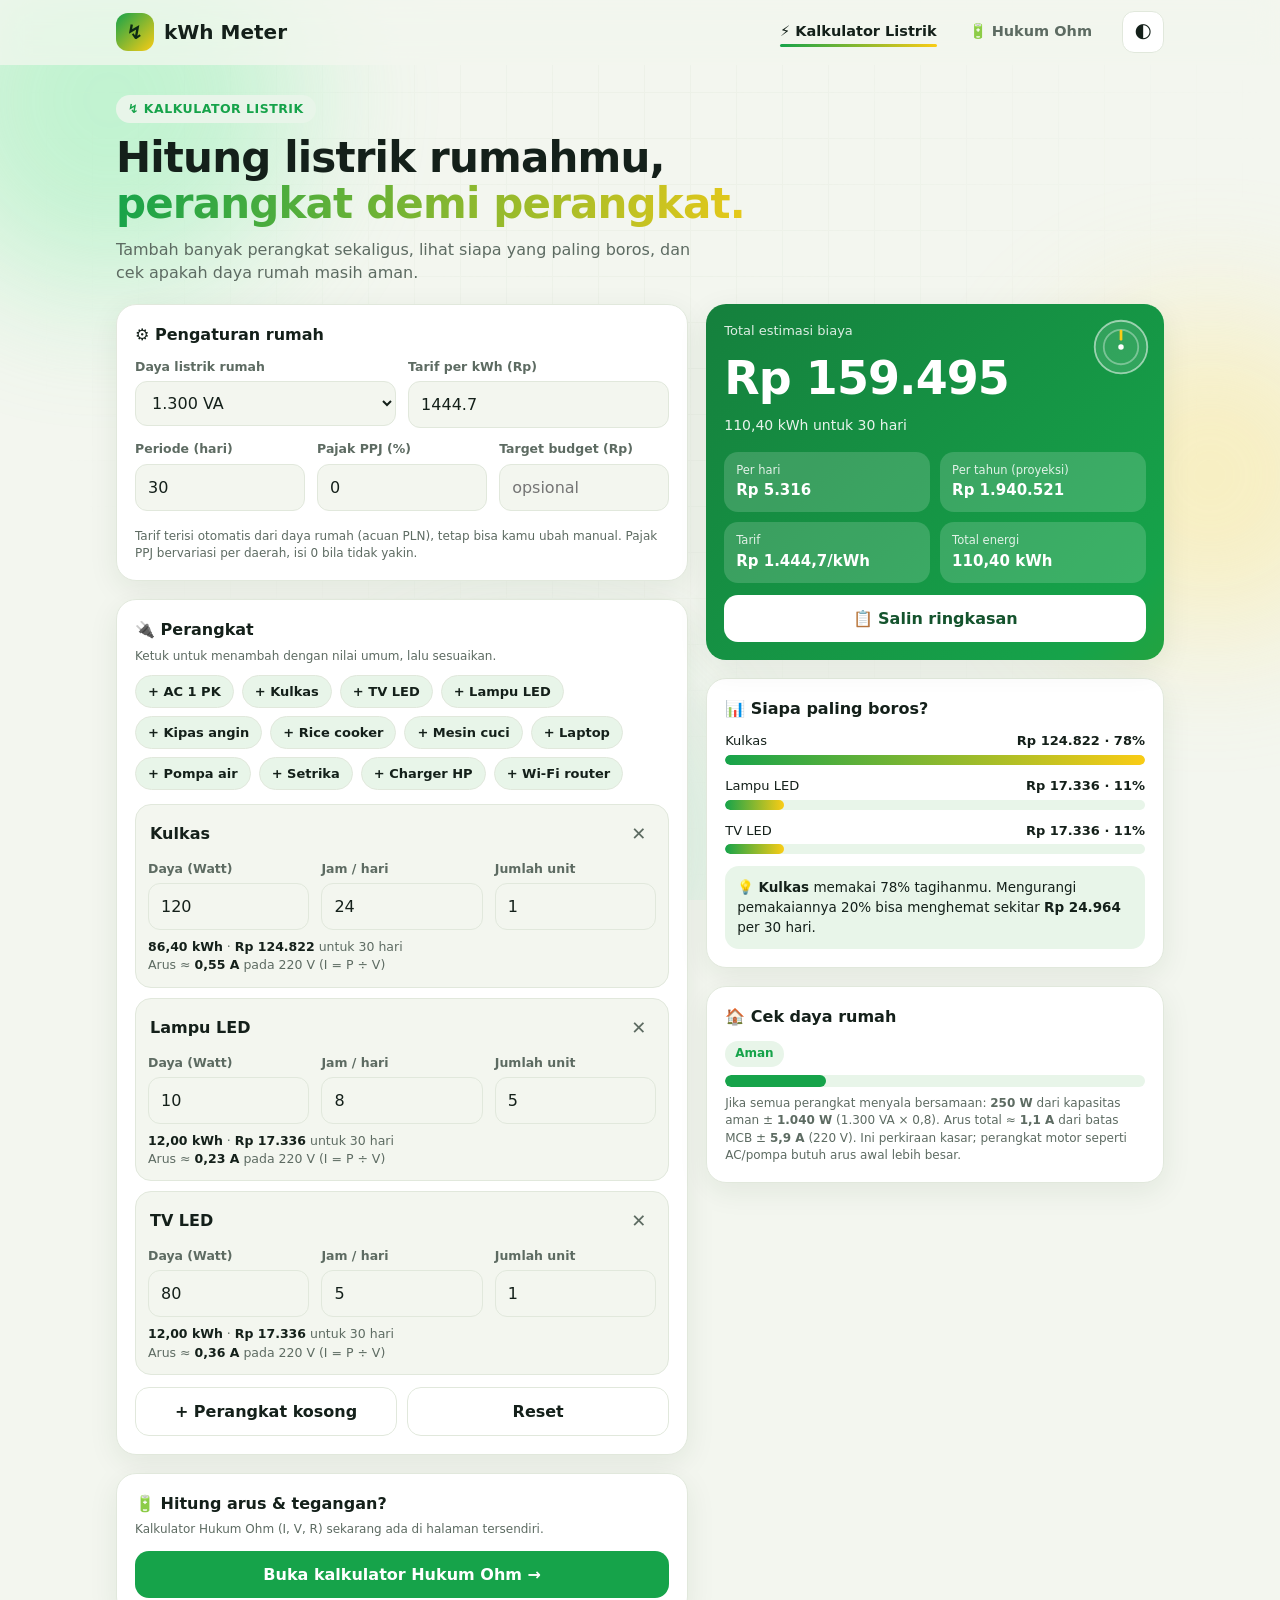
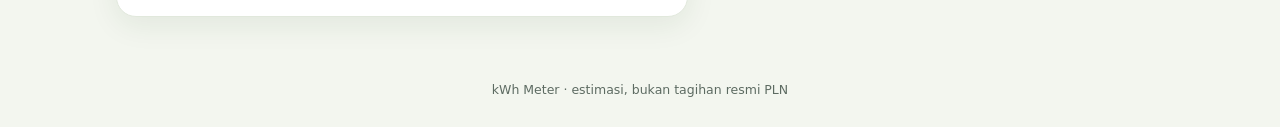
<file: index.html>
<!DOCTYPE html>
<html lang="id">

<head>
    <meta charset="UTF-8">
    <meta name="viewport" content="width=device-width, initial-scale=1, viewport-fit=cover">
    <meta name="theme-color" content="#16a34a">
    <title>kWh Meter — Kalkulator Listrik</title>
    <script>try { var t = localStorage.getItem("kwh-theme"); if (t) document.documentElement.dataset.theme = t; } catch (e) { }</script>
    <link rel="stylesheet" href="css/style.css">
</head>

<body>
    <div class="bg" aria-hidden="true">
        <span class="blob"></span><span class="blob"></span><span class="blob"></span>
        <span class="dot"></span><span class="dot"></span><span class="dot"></span>
        <span class="dot"></span><span class="dot"></span><span class="dot"></span>
    </div>

    <header class="nav">
        <div class="nav-in">
            <a class="logo" href="index.html"><i>↯</i> kWh Meter</a>
            <nav class="menu" id="menu" aria-label="Navigasi utama">
                <a href="index.html" class="active" aria-current="page">⚡ Kalkulator Listrik</a>
                <a href="ohm.html">🔋 Hukum Ohm</a>
            </nav>
            <div class="nav-actions">
                <button class="icon-btn" id="theme" aria-label="Ganti tema"><span>🌓</span></button>
                <button class="icon-btn burger" id="burger" aria-label="Buka menu" aria-expanded="false"
                    aria-controls="menu"><i></i></button>
            </div>
        </div>
    </header>
    <div class="scrim" id="scrim"></div>

    <main class="wrap">
        <div class="hero">
            <span class="eyebrow">↯ Kalkulator listrik</span>
            <h1>Hitung listrik rumahmu, <em>perangkat demi perangkat.</em></h1>
            <p>Tambah banyak perangkat sekaligus, lihat siapa yang paling boros, dan cek apakah daya rumah masih aman.
            </p>
        </div>

        <div class="grid">
            <div>
                <div class="card">
                    <h2>⚙️ Pengaturan rumah</h2>
                    <div class="row2">
                        <div class="field">
                            <label for="va">Daya listrik rumah</label>
                            <select id="va"></select>
                        </div>
                        <div class="field">
                            <label for="tarif">Tarif per kWh (Rp)</label>
                            <input id="tarif" type="number" inputmode="decimal" min="0">
                        </div>
                    </div>
                    <div class="row3">
                        <div class="field">
                            <label for="hari">Periode (hari)</label>
                            <input id="hari" type="number" inputmode="numeric" min="1" value="30">
                        </div>
                        <div class="field">
                            <label for="ppj">Pajak PPJ (%)</label>
                            <input id="ppj" type="number" inputmode="decimal" min="0" value="0">
                        </div>
                        <div class="field">
                            <label for="budget">Target budget (Rp)</label>
                            <input id="budget" type="number" inputmode="numeric" min="0" placeholder="opsional">
                        </div>
                    </div>
                    <p class="hint">Tarif terisi otomatis dari daya rumah (acuan PLN), tetap bisa kamu ubah manual.
                        Pajak PPJ bervariasi per daerah, isi 0 bila tidak yakin.</p>
                </div>

                <div class="card">
                    <h2>🔌 Perangkat</h2>
                    <p class="hint" style="margin:-6px 0 10px">Ketuk untuk menambah dengan nilai umum, lalu sesuaikan.
                    </p>
                    <div class="chips" id="chips"></div>
                    <div id="list"></div>
                    <div class="btns">
                        <button class="btn btn-ghost" id="addBlank">+ Perangkat kosong</button>
                        <button class="btn btn-ghost" id="reset">Reset</button>
                    </div>
                </div>

                <div class="card">
                    <h2>🔋 Hitung arus &amp; tegangan?</h2>
                    <p class="hint" style="margin:-6px 0 12px">Kalkulator Hukum Ohm (I, V, R) sekarang ada di halaman
                        tersendiri.</p>
                    <div class="btns"><a class="btn btn-primary" href="ohm.html"
                            style="text-align:center;text-decoration:none">Buka kalkulator Hukum Ohm →</a></div>
                </div>
            </div>

            <div>
                <div class="card total" id="totalCard">
                    <svg class="dial" id="dial" viewBox="0 0 64 64" aria-hidden="true">
                        <circle cx="32" cy="32" r="29" fill="rgba(255,255,255,.12)" stroke="rgba(255,255,255,.55)"
                            stroke-width="2" />
                        <g class="disc">
                            <circle cx="32" cy="32" r="19" fill="none" stroke="rgba(255,255,255,.35)"
                                stroke-width="2" />
                            <rect x="30.5" y="13" width="3" height="12" rx="1.5" fill="#facc15" />
                        </g>
                        <circle cx="32" cy="32" r="3" fill="#fff" />
                    </svg>
                    <div class="lbl">Total estimasi biaya</div>
                    <div class="big" id="cost">Rp 0</div>
                    <div class="sub" id="sub">0 kWh untuk 30 hari</div>
                    <div class="stats">
                        <div class="stat"><span>Per hari</span><b id="perDay">-</b></div>
                        <div class="stat"><span>Per tahun (proyeksi)</span><b id="perYear">-</b></div>
                        <div class="stat"><span>Tarif</span><b id="rate">-</b></div>
                        <div class="stat"><span>Total energi</span><b id="token">-</b></div>
                    </div>
                    <div class="btns"><button class="btn" id="copy" style="background:#fff;color:#14532d">📋 Salin
                            ringkasan</button></div>
                </div>

                <div class="card" id="budgetCard" hidden>
                    <h2>🎯 Target budget</h2>
                    <div id="budgetInfo"></div>
                </div>

                <div class="card">
                    <h2>📊 Siapa paling boros?</h2>
                    <div id="bars"></div>
                    <div class="tip" id="tip" style="margin-top:6px"></div>
                </div>

                <div class="card">
                    <h2>🏠 Cek daya rumah</h2>
                    <div id="cap"></div>
                </div>
            </div>
        </div>
    </main>
    <p class="foot">kWh Meter · estimasi, bukan tagihan resmi PLN</p>
    <div class="toast" id="toast" role="status"></div>

    <script src="js/common.js"></script>
    <script src="js/main.js"></script>
</body>

</html>
</file>
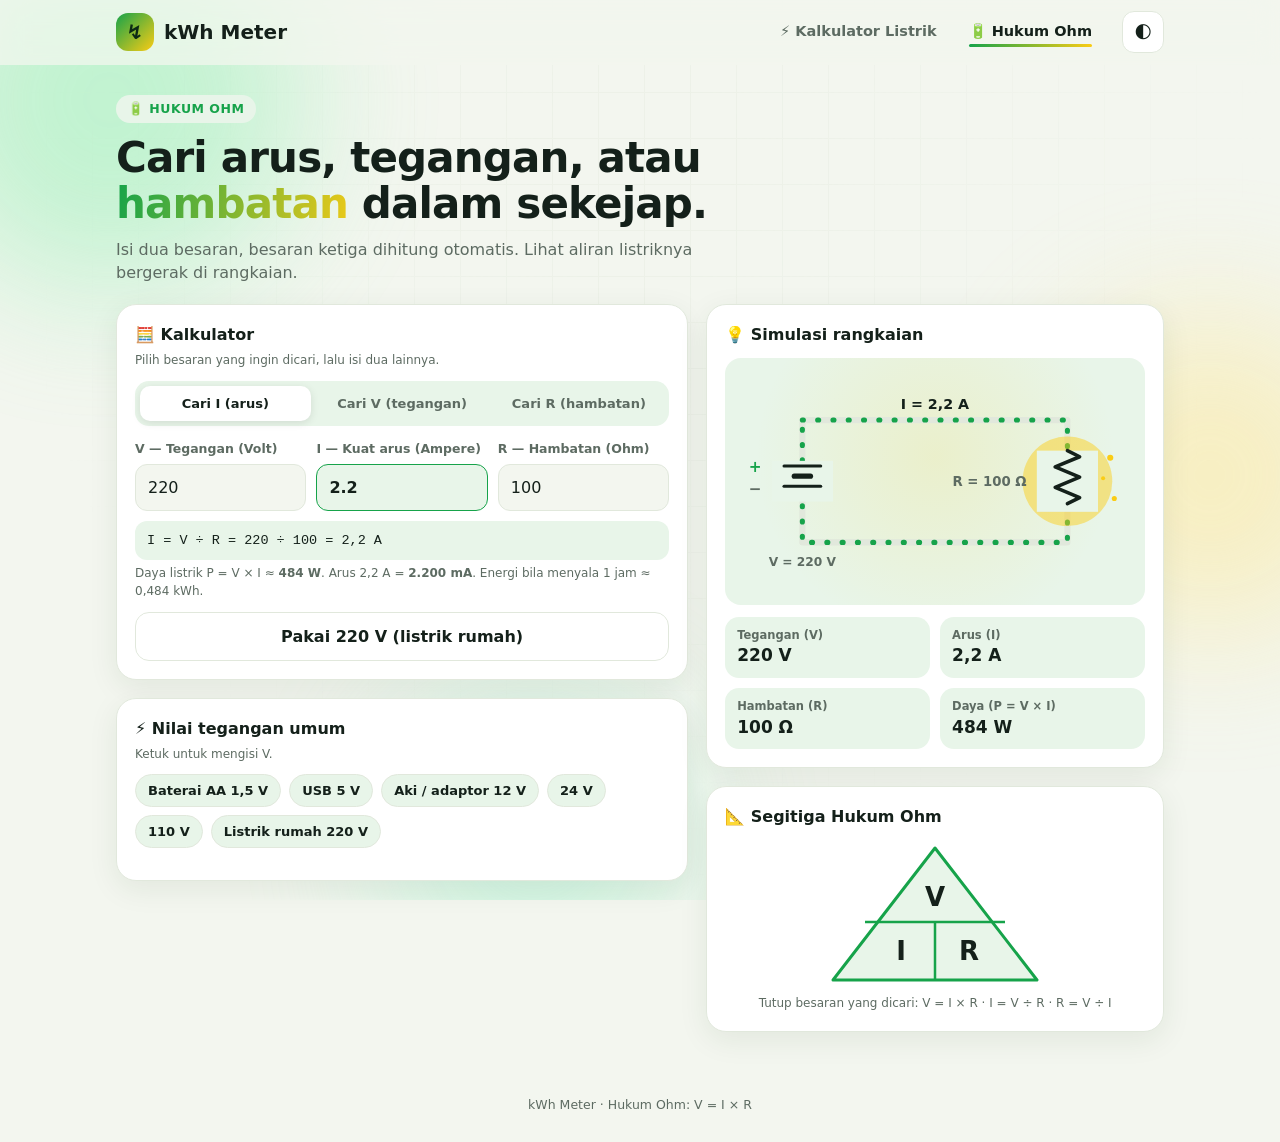
<file: ohm.html>
<!DOCTYPE html>
<html lang="id">

<head>
    <meta charset="UTF-8">
    <meta name="viewport" content="width=device-width, initial-scale=1, viewport-fit=cover">
    <meta name="theme-color" content="#16a34a">
    <title>Hukum Ohm — Hitung Arus, Tegangan &amp; Hambatan</title>
    <script>try { var t = localStorage.getItem("kwh-theme"); if (t) document.documentElement.dataset.theme = t; } catch (e) { }</script>
    <link rel="stylesheet" href="css/style.css">
</head>

<body>
    <div class="bg" aria-hidden="true">
        <span class="blob"></span><span class="blob"></span><span class="blob"></span>
        <span class="dot"></span><span class="dot"></span><span class="dot"></span>
        <span class="dot"></span><span class="dot"></span><span class="dot"></span>
    </div>

    <header class="nav">
        <div class="nav-in">
            <a class="logo" href="index.html"><i>↯</i> kWh Meter</a>
            <nav class="menu" id="menu" aria-label="Navigasi utama">
                <a href="index.html">⚡ Kalkulator Listrik</a>
                <a href="ohm.html" class="active" aria-current="page">🔋 Hukum Ohm</a>
            </nav>
            <div class="nav-actions">
                <button class="icon-btn" id="theme" aria-label="Ganti tema"><span>🌓</span></button>
                <button class="icon-btn burger" id="burger" aria-label="Buka menu" aria-expanded="false"
                    aria-controls="menu"><i></i></button>
            </div>
        </div>
    </header>
    <div class="scrim" id="scrim"></div>

    <main class="wrap">
        <div class="hero">
            <span class="eyebrow">🔋 Hukum Ohm</span>
            <h1>Cari arus, tegangan, atau <em>hambatan</em> dalam sekejap.</h1>
            <p>Isi dua besaran, besaran ketiga dihitung otomatis. Lihat aliran listriknya bergerak di rangkaian.</p>
        </div>

        <div class="grid">
            <div>
                <div class="card">
                    <h2>🧮 Kalkulator</h2>
                    <p class="hint" style="margin:-6px 0 12px">Pilih besaran yang ingin dicari, lalu isi dua lainnya.
                    </p>
                    <div class="seg" id="ohmSeg">
                        <button data-m="I" class="on">Cari I (arus)</button>
                        <button data-m="V">Cari V (tegangan)</button>
                        <button data-m="R">Cari R (hambatan)</button>
                    </div>
                    <div class="ohm-grid">
                        <div><label for="oV">V — Tegangan (Volt)</label><input id="oV" type="number" inputmode="decimal"
                                min="0" value="220"></div>
                        <div><label for="oI">I — Kuat arus (Ampere)</label><input id="oI" type="number"
                                inputmode="decimal" min="0"></div>
                        <div><label for="oR">R — Hambatan (Ohm)</label><input id="oR" type="number" inputmode="decimal"
                                min="0" value="100"></div>
                    </div>
                    <div class="formula" id="ohmFormula"></div>
                    <p class="hint" id="ohmExtra"></p>
                    <div class="btns">
                        <button class="btn btn-ghost" id="ohm220">Pakai 220 V (listrik rumah)</button>
                    </div>
                </div>

                <div class="card">
                    <h2>⚡ Nilai tegangan umum</h2>
                    <p class="hint" style="margin:-6px 0 10px">Ketuk untuk mengisi V.</p>
                    <div class="chips" id="vChips">
                        <button class="chip" data-v="1.5">Baterai AA 1,5 V</button>
                        <button class="chip" data-v="5">USB 5 V</button>
                        <button class="chip" data-v="12">Aki / adaptor 12 V</button>
                        <button class="chip" data-v="24">24 V</button>
                        <button class="chip" data-v="110">110 V</button>
                        <button class="chip" data-v="220">Listrik rumah 220 V</button>
                    </div>
                </div>
            </div>

            <div>
                <div class="card" id="stageCard">
                    <h2>💡 Simulasi rangkaian</h2>
                    <div class="stage">
                        <svg class="circuit" id="circuit" viewBox="0 0 400 230" role="img"
                            aria-label="Rangkaian listrik animasi: sumber tegangan dan hambatan">
                            <path d="M70 55 H330 V175 H70 Z" fill="none" stroke="var(--line)" stroke-width="6"
                                stroke-linejoin="round" />
                            <path class="flow" d="M70 55 H330 V175 H70 Z" fill="none" stroke="var(--brand)"
                                stroke-width="5" stroke-linecap="round" stroke-dasharray="1 14" />
                            <!-- baterai -->
                            <rect x="40" y="95" width="60" height="40" fill="var(--soft)" />
                            <line x1="52" y1="100" x2="88" y2="100" stroke="var(--ink)" stroke-width="3"
                                stroke-linecap="round" />
                            <line x1="62" y1="110" x2="78" y2="110" stroke="var(--ink)" stroke-width="5"
                                stroke-linecap="round" />
                            <line x1="52" y1="120" x2="88" y2="120" stroke="var(--ink)" stroke-width="3"
                                stroke-linecap="round" />
                            <text x="30" y="106" text-anchor="end" font-size="15" font-weight="800"
                                fill="var(--brand)">+</text>
                            <text x="30" y="128" text-anchor="end" font-size="15" font-weight="800"
                                fill="var(--muted)">−</text>
                            <text x="70" y="198" text-anchor="middle" font-size="12" font-weight="800"
                                fill="var(--muted)" id="cirV">V</text>
                            <!-- hambatan -->
                            <circle class="glow" cx="330" cy="115" r="44" fill="var(--brand2)" />
                            <rect x="300" y="85" width="60" height="60" fill="var(--soft)" />
                            <path d="M330 85 l12 6 -24 10 24 10 -24 10 24 10 -12 6" fill="none" stroke="var(--ink)"
                                stroke-width="3.5" stroke-linejoin="round" stroke-linecap="round" />
                            <text x="290" y="120" text-anchor="end" font-size="13" font-weight="800" fill="var(--muted)"
                                id="cirR">R</text>
                            <!-- percikan -->
                            <circle class="spark" cx="372" cy="92" r="3" fill="var(--brand2)" />
                            <circle class="spark" cx="376" cy="132" r="2.5" fill="var(--brand2)" />
                            <circle class="spark" cx="365" cy="112" r="2" fill="var(--brand2)" />
                            <text x="200" y="44" text-anchor="middle" font-size="14" font-weight="800" fill="var(--ink)"
                                id="cirI">I</text>
                        </svg>
                    </div>
                    <div class="results">
                        <div class="res"><span>Tegangan (V)</span><b id="rV">-</b></div>
                        <div class="res"><span>Arus (I)</span><b id="rI">-</b></div>
                        <div class="res"><span>Hambatan (R)</span><b id="rR">-</b></div>
                        <div class="res"><span>Daya (P = V × I)</span><b id="rP">-</b></div>
                    </div>
                </div>

                <div class="card">
                    <h2>📐 Segitiga Hukum Ohm</h2>
                    <svg class="tri" viewBox="0 0 220 150" aria-label="Segitiga Hukum Ohm">
                        <path d="M110 8 L212 140 H8 Z" fill="var(--soft)" stroke="var(--brand)" stroke-width="3"
                            stroke-linejoin="round" />
                        <line x1="40" y1="82" x2="180" y2="82" stroke="var(--brand)" stroke-width="2.5" />
                        <line x1="110" y1="82" x2="110" y2="140" stroke="var(--brand)" stroke-width="2.5" />
                        <text x="110" y="66" text-anchor="middle" font-size="26" font-weight="800"
                            fill="var(--ink)">V</text>
                        <text x="76" y="120" text-anchor="middle" font-size="26" font-weight="800"
                            fill="var(--ink)">I</text>
                        <text x="144" y="120" text-anchor="middle" font-size="26" font-weight="800"
                            fill="var(--ink)">R</text>
                    </svg>
                    <p class="hint" style="text-align:center">Tutup besaran yang dicari: V = I × R · I = V ÷ R ·
                        R = V ÷ I</p>
                </div>
            </div>
        </div>
    </main>
    <p class="foot">kWh Meter · Hukum Ohm: V = I × R</p>
    <div class="toast" id="toast" role="status"></div>

    <script src="js/common.js"></script>
    <script src="js/ohm.js"></script>
</body>

</html>
</file>
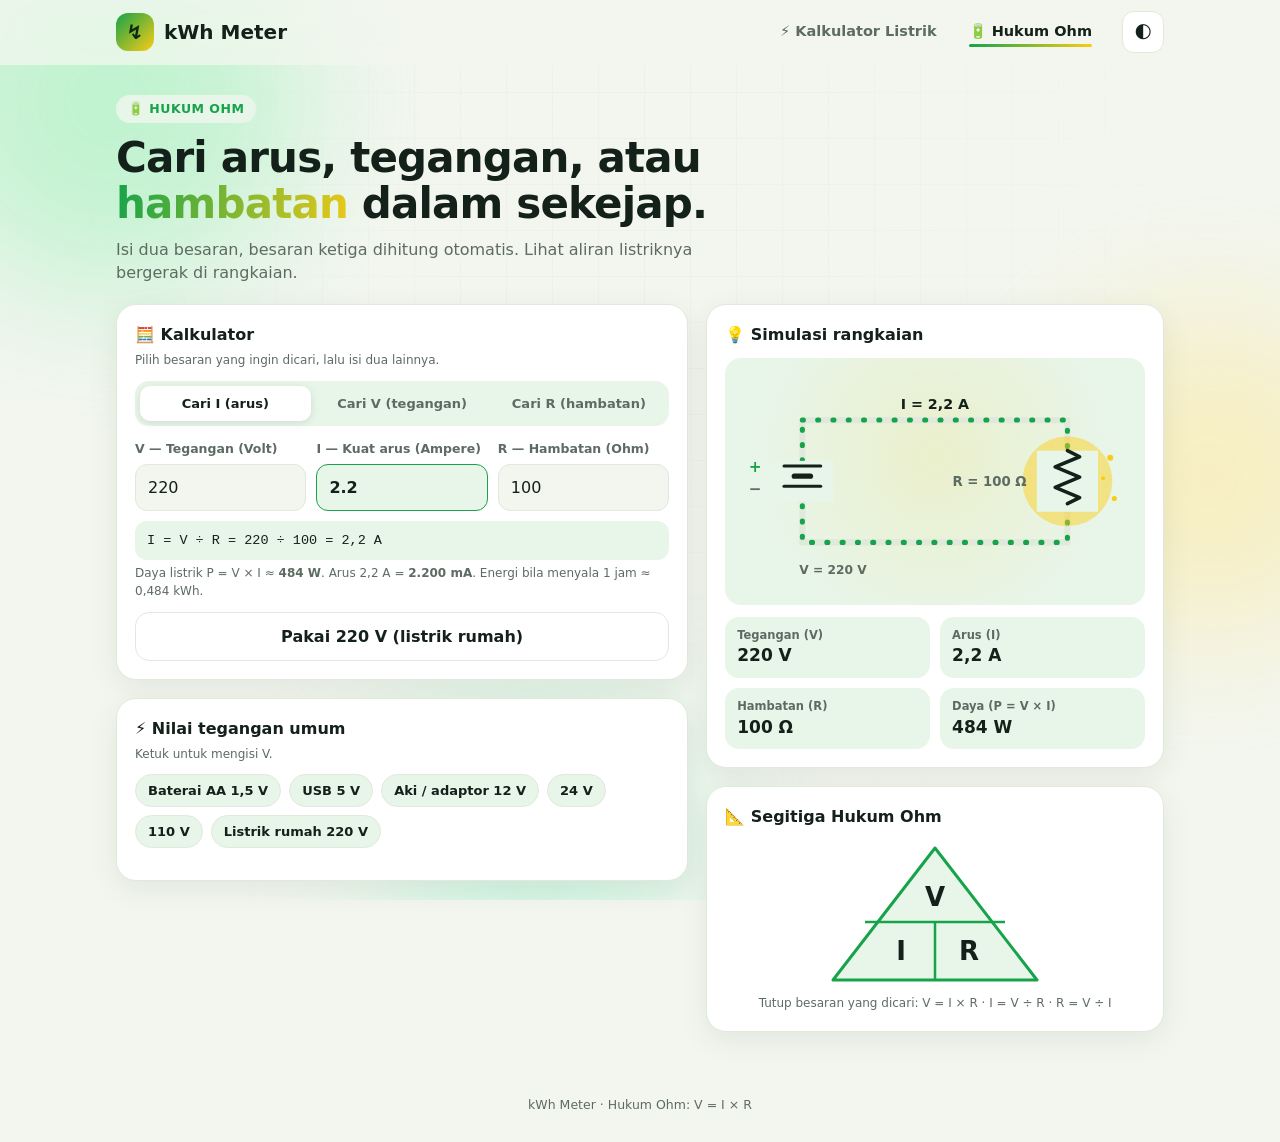
<file: website ipas/Ohm.html>
<!DOCTYPE html>
<html lang="id">

<head>
    <meta charset="UTF-8">
    <meta name="viewport" content="width=device-width, initial-scale=1, viewport-fit=cover">
    <meta name="theme-color" content="#16a34a">
    <title>Hukum Ohm — Hitung Arus, Tegangan &amp; Hambatan</title>
    <link rel="stylesheet" href="css/style.css">
</head>

<body>
    <div class="bg" aria-hidden="true">
        <span class="blob"></span><span class="blob"></span><span class="blob"></span>
        <span class="dot"></span><span class="dot"></span><span class="dot"></span>
        <span class="dot"></span><span class="dot"></span><span class="dot"></span>
    </div>

    <header class="nav">
        <div class="nav-in">
            <a class="logo" href="index.html"><i>↯</i> kWh Meter</a>
            <nav class="menu" id="menu" aria-label="Navigasi utama">
                <a href="index.html">⚡ Kalkulator Listrik</a>
                <a href="ohm.html" class="active" aria-current="page">🔋 Hukum Ohm</a>
            </nav>
            <div class="nav-actions">
                <button class="icon-btn" id="theme" aria-label="Ganti tema"><span>🌓</span></button>
                <button class="icon-btn burger" id="burger" aria-label="Buka menu" aria-expanded="false"
                    aria-controls="menu"><i></i></button>
            </div>
        </div>
    </header>
    <div class="scrim" id="scrim"></div>

    <main class="wrap">
        <div class="hero">
            <span class="eyebrow">🔋 Hukum Ohm</span>
            <h1>Cari arus, tegangan, atau <em>hambatan</em> dalam sekejap.</h1>
            <p>Isi dua besaran, besaran ketiga dihitung otomatis. Lihat aliran listriknya bergerak di rangkaian.</p>
        </div>

        <div class="grid">
            <div>
                <div class="card">
                    <h2>🧮 Kalkulator</h2>
                    <p class="hint" style="margin:-6px 0 12px">Pilih besaran yang ingin dicari, lalu isi dua lainnya.
                    </p>
                    <div class="seg" id="ohmSeg">
                        <button data-m="I" class="on">Cari I (arus)</button>
                        <button data-m="V">Cari V (tegangan)</button>
                        <button data-m="R">Cari R (hambatan)</button>
                    </div>
                    <div class="ohm-grid">
                        <div><label for="oV">V — Tegangan (Volt)</label><input id="oV" type="number"
                                inputmode="decimal" min="0" value="220"></div>
                        <div><label for="oI">I — Kuat arus (Ampere)</label><input id="oI" type="number"
                                inputmode="decimal" min="0"></div>
                        <div><label for="oR">R — Hambatan (Ohm)</label><input id="oR" type="number"
                                inputmode="decimal" min="0" value="100"></div>
                    </div>
                    <div class="formula" id="ohmFormula"></div>
                    <p class="hint" id="ohmExtra"></p>
                    <div class="btns">
                        <button class="btn btn-ghost" id="ohm220">Pakai 220 V (listrik rumah)</button>
                    </div>
                </div>

                <div class="card">
                    <h2>⚡ Nilai tegangan umum</h2>
                    <p class="hint" style="margin:-6px 0 10px">Ketuk untuk mengisi V.</p>
                    <div class="chips" id="vChips">
                        <button class="chip" data-v="1.5">Baterai AA 1,5 V</button>
                        <button class="chip" data-v="5">USB 5 V</button>
                        <button class="chip" data-v="12">Aki / adaptor 12 V</button>
                        <button class="chip" data-v="24">24 V</button>
                        <button class="chip" data-v="110">110 V</button>
                        <button class="chip" data-v="220">Listrik rumah 220 V</button>
                    </div>
                </div>
            </div>

            <div>
                <div class="card" id="stageCard">
                    <h2>💡 Simulasi rangkaian</h2>
                    <div class="stage">
                        <svg class="circuit" id="circuit" viewBox="0 0 400 230" role="img"
                            aria-label="Rangkaian listrik animasi: sumber tegangan dan hambatan">
                            <path d="M70 55 H330 V175 H70 Z" fill="none" stroke="var(--line)" stroke-width="6"
                                stroke-linejoin="round" />
                            <path class="flow" d="M70 55 H330 V175 H70 Z" fill="none" stroke="var(--brand)"
                                stroke-width="5" stroke-linecap="round" stroke-dasharray="1 14" />
                            <!-- baterai -->
                            <rect x="40" y="95" width="60" height="40" fill="var(--soft)" />
                            <line x1="52" y1="100" x2="88" y2="100" stroke="var(--ink)" stroke-width="3"
                                stroke-linecap="round" />
                            <line x1="62" y1="110" x2="78" y2="110" stroke="var(--ink)" stroke-width="5"
                                stroke-linecap="round" />
                            <line x1="52" y1="120" x2="88" y2="120" stroke="var(--ink)" stroke-width="3"
                                stroke-linecap="round" />
                            <text x="30" y="106" text-anchor="end" font-size="15" font-weight="800"
                                fill="var(--brand)">+</text>
                            <text x="30" y="128" text-anchor="end" font-size="15" font-weight="800"
                                fill="var(--muted)">−</text>
                            <text x="100" y="206" text-anchor="middle" font-size="12" font-weight="800"
                                fill="var(--muted)" id="cirV">V</text>
                            <!-- hambatan -->
                            <circle class="glow" cx="330" cy="115" r="44" fill="var(--brand2)" />
                            <rect x="300" y="85" width="60" height="60" fill="var(--soft)" />
                            <path d="M330 85 l12 6 -24 10 24 10 -24 10 24 10 -12 6" fill="none" stroke="var(--ink)"
                                stroke-width="3.5" stroke-linejoin="round" stroke-linecap="round" />
                            <text x="290" y="120" text-anchor="end" font-size="13" font-weight="800"
                                fill="var(--muted)" id="cirR">R</text>
                            <!-- percikan -->
                            <circle class="spark" cx="372" cy="92" r="3" fill="var(--brand2)" />
                            <circle class="spark" cx="376" cy="132" r="2.5" fill="var(--brand2)" />
                            <circle class="spark" cx="365" cy="112" r="2" fill="var(--brand2)" />
                            <text x="200" y="44" text-anchor="middle" font-size="14" font-weight="800"
                                fill="var(--ink)" id="cirI">I</text>
                        </svg>
                    </div>
                    <div class="results">
                        <div class="res"><span>Tegangan (V)</span><b id="rV">-</b></div>
                        <div class="res"><span>Arus (I)</span><b id="rI">-</b></div>
                        <div class="res"><span>Hambatan (R)</span><b id="rR">-</b></div>
                        <div class="res"><span>Daya (P = V × I)</span><b id="rP">-</b></div>
                    </div>
                </div>

                <div class="card">
                    <h2>📐 Segitiga Hukum Ohm</h2>
                    <svg class="tri" viewBox="0 0 220 150" aria-label="Segitiga Hukum Ohm">
                        <path d="M110 8 L212 140 H8 Z" fill="var(--soft)" stroke="var(--brand)" stroke-width="3"
                            stroke-linejoin="round" />
                        <line x1="40" y1="82" x2="180" y2="82" stroke="var(--brand)" stroke-width="2.5" />
                        <line x1="110" y1="82" x2="110" y2="140" stroke="var(--brand)" stroke-width="2.5" />
                        <text x="110" y="66" text-anchor="middle" font-size="26" font-weight="800"
                            fill="var(--ink)">V</text>
                        <text x="76" y="120" text-anchor="middle" font-size="26" font-weight="800"
                            fill="var(--ink)">I</text>
                        <text x="144" y="120" text-anchor="middle" font-size="26" font-weight="800"
                            fill="var(--ink)">R</text>
                    </svg>
                    <p class="hint" style="text-align:center">Tutup besaran yang dicari: V = I × R · I = V ÷ R ·
                        R = V ÷ I</p>
                </div>
            </div>
        </div>
    </main>
    <p class="foot">kWh Meter · Hukum Ohm: V = I × R</p>
    <div class="toast" id="toast" role="status"></div>

    <script src="JS/Common.js"></script>
    <script src="JS/Ohm.js"></script>
</body>

</html>
</file>
<file: css/style.css>
/* =========================================================
   kWh Meter — style.css (dipakai index.html & ohm.html)
   ========================================================= */
:root {
    --bg: #f3f6ef;
    --card: #ffffff;
    --ink: #14201a;
    --muted: #5d6b62;
    --line: #e1e8dc;
    --brand: #16a34a;
    --brand2: #facc15;
    --brand-ink: #ffffff;
    --soft: #e8f5e9;
    --warn: #d97706;
    --bad: #dc2626;
    --shadow: 0 8px 30px rgba(20, 60, 30, .08);
    --shadow-lg: 0 18px 44px rgba(20, 60, 30, .16);
    --nav-h: 64px;
    --ease: cubic-bezier(.22, 1, .36, 1);
}

@media (prefers-color-scheme:dark) {
    :root:not([data-theme="light"]) {
        --bg: #0e1511;
        --card: #16201a;
        --ink: #eaf3ec;
        --muted: #93a69a;
        --line: #26352c;
        --brand: #4ade80;
        --brand-ink: #06210f;
        --soft: #1b2c21;
        --shadow: 0 8px 30px rgba(0, 0, 0, .35);
        --shadow-lg: 0 18px 44px rgba(0, 0, 0, .5);
    }
}

:root[data-theme="dark"] {
    --bg: #0e1511;
    --card: #16201a;
    --ink: #eaf3ec;
    --muted: #93a69a;
    --line: #26352c;
    --brand: #4ade80;
    --brand-ink: #06210f;
    --soft: #1b2c21;
    --shadow: 0 8px 30px rgba(0, 0, 0, .35);
    --shadow-lg: 0 18px 44px rgba(0, 0, 0, .5);
}

* {
    box-sizing: border-box;
    margin: 0
}

html {
    scroll-behavior: smooth;
    -webkit-text-size-adjust: 100%
}

body {
    font-family: system-ui, -apple-system, "Segoe UI", Roboto, sans-serif;
    background: var(--bg);
    color: var(--ink);
    line-height: 1.45;
    min-height: 100vh;
    min-height: 100dvh;
    overflow-x: hidden;
    transition: background .35s, color .35s
}

body.lock {
    overflow: hidden
}

a {
    color: inherit
}

button {
    font-family: inherit
}

/* ===== Navbar ===== */
.nav {
    position: sticky;
    top: 0;
    z-index: 50;
    background: color-mix(in srgb, var(--bg) 78%, transparent);
    -webkit-backdrop-filter: blur(14px) saturate(1.4);
    backdrop-filter: blur(14px) saturate(1.4);
    border-bottom: 1px solid transparent;
    transition: border-color .3s, box-shadow .3s
}

.nav.scrolled {
    border-bottom-color: var(--line);
    box-shadow: 0 6px 24px rgba(20, 60, 30, .07)
}

.nav-in {
    max-width: 1080px;
    margin: 0 auto;
    height: var(--nav-h);
    padding: 0 16px;
    display: flex;
    align-items: center;
    gap: 16px
}

.logo {
    display: flex;
    align-items: center;
    gap: 10px;
    font-weight: 800;
    font-size: 20px;
    text-decoration: none;
    margin-right: auto;
    white-space: nowrap
}

.logo i {
    width: 38px;
    height: 38px;
    border-radius: 12px;
    background: linear-gradient(135deg, var(--brand), var(--brand2));
    display: grid;
    place-items: center;
    font-style: normal;
    color: #0b2a14;
    font-size: 20px;
    animation: zap 2.4s ease-in-out infinite
}

.menu {
    display: flex;
    align-items: center;
    gap: 4px
}

.menu a {
    position: relative;
    text-decoration: none;
    font-weight: 700;
    font-size: 14.5px;
    color: var(--muted);
    padding: 9px 14px;
    border-radius: 12px;
    transition: color .2s, background .2s
}

.menu a::after {
    content: "";
    position: absolute;
    left: 14px;
    right: 14px;
    bottom: 5px;
    height: 2.5px;
    border-radius: 3px;
    background: linear-gradient(90deg, var(--brand), var(--brand2));
    transform: scaleX(0);
    transform-origin: left;
    transition: transform .35s var(--ease)
}

.menu a:hover {
    color: var(--ink);
    background: var(--soft)
}

.menu a:hover::after,
.menu a.active::after {
    transform: scaleX(1)
}

.menu a.active {
    color: var(--ink)
}

.nav-actions {
    display: flex;
    align-items: center;
    gap: 8px
}

.icon-btn {
    border: 1px solid var(--line);
    background: var(--card);
    color: var(--ink);
    border-radius: 12px;
    width: 42px;
    height: 42px;
    display: grid;
    place-items: center;
    cursor: pointer;
    font-size: 17px;
    transition: transform .25s var(--ease), border-color .2s, box-shadow .2s
}

.icon-btn:hover {
    border-color: var(--brand);
    box-shadow: 0 4px 14px rgba(22, 163, 74, .2)
}

.icon-btn:active {
    transform: scale(.92)
}

#theme span {
    display: inline-block;
    transition: transform .5s var(--ease)
}

#theme:hover span {
    transform: rotate(200deg)
}

/* Hamburger */
.burger {
    display: none;
    position: relative;
    z-index: 61
}

.burger i,
.burger i::before,
.burger i::after {
    content: "";
    display: block;
    width: 20px;
    height: 2.5px;
    border-radius: 3px;
    background: var(--ink);
    transition: transform .35s var(--ease), background .2s, opacity .2s
}

.burger i {
    position: relative
}

.burger i::before {
    position: absolute;
    top: -6.5px
}

.burger i::after {
    position: absolute;
    top: 6.5px
}

.burger[aria-expanded="true"] i {
    background: transparent
}

.burger[aria-expanded="true"] i::before {
    transform: translateY(6.5px) rotate(45deg)
}

.burger[aria-expanded="true"] i::after {
    transform: translateY(-6.5px) rotate(-45deg)
}

.scrim {
    position: fixed;
    inset: 0;
    z-index: 55;
    background: rgba(6, 20, 12, .5);
    -webkit-backdrop-filter: blur(3px);
    backdrop-filter: blur(3px);
    opacity: 0;
    visibility: hidden;
    transition: opacity .3s, visibility .3s
}

.scrim.show {
    opacity: 1;
    visibility: visible
}

@media(max-width:760px) {

    /* Perbaikan: navbar di atas scrim, dan tanpa backdrop-filter supaya
       .menu (position: fixed) mengacu ke layar, bukan ke navbar 64px */
    .nav {
        z-index: 60;
        background: var(--bg);
        -webkit-backdrop-filter: none;
        backdrop-filter: none
    }

    .burger {
        display: grid
    }

    .menu {
        position: fixed;
        z-index: 60;
        top: 0;
        right: 0;
        bottom: 0;
        width: min(300px, 82vw);
        flex-direction: column;
        align-items: stretch;
        gap: 6px;
        padding: calc(var(--nav-h) + 12px) 16px 24px;
        background: var(--card);
        border-left: 1px solid var(--line);
        box-shadow: var(--shadow-lg);
        transform: translateX(105%);
        visibility: hidden;
        transition: transform .4s var(--ease), visibility .4s
    }

    .menu.open {
        transform: none;
        visibility: visible
    }

    .menu a {
        font-size: 16px;
        padding: 14px 16px;
        background: var(--soft);
        opacity: 0;
        transform: translateX(24px);
        transition: opacity .35s, transform .45s var(--ease), color .2s
    }

    .menu a::after {
        left: 16px;
        right: 16px;
        bottom: 8px
    }

    .menu.open a {
        opacity: 1;
        transform: none
    }

    .menu.open a:nth-child(1) {
        transition-delay: .08s
    }

    .menu.open a:nth-child(2) {
        transition-delay: .14s
    }

    .menu.open a:nth-child(3) {
        transition-delay: .2s
    }
}

/* ===== Layout ===== */
.wrap {
    max-width: 1080px;
    margin: 0 auto;
    padding: 22px 16px 56px
}

.hero {
    padding: 8px 0 20px
}

.hero .eyebrow {
    display: inline-flex;
    align-items: center;
    gap: 6px;
    font-size: 12.5px;
    font-weight: 800;
    letter-spacing: .04em;
    text-transform: uppercase;
    color: var(--brand);
    background: var(--soft);
    padding: 5px 12px;
    border-radius: 99px;
    margin-bottom: 12px
}

.hero h1 {
    font-size: clamp(26px, 5.4vw, 42px);
    line-height: 1.1;
    letter-spacing: -.02em;
    max-width: 680px
}

.hero h1 em {
    font-style: normal;
    background: linear-gradient(100deg, var(--brand), var(--brand2), var(--brand));
    background-size: 220% 100%;
    -webkit-background-clip: text;
    background-clip: text;
    color: transparent;
    animation: gradmove 5s linear infinite
}

.hero p {
    color: var(--muted);
    margin-top: 10px;
    max-width: 580px
}

.grid {
    display: grid;
    grid-template-columns: 1.25fr 1fr;
    gap: 18px;
    align-items: start
}

.grid>div {
    min-width: 0
}

@media(max-width:900px) {
    .grid {
        grid-template-columns: 1fr
    }
}

.card {
    background: var(--card);
    border: 1px solid var(--line);
    border-radius: 20px;
    padding: 18px;
    box-shadow: var(--shadow);
    transition: transform .35s var(--ease), box-shadow .35s, border-color .3s, background .35s
}

.card:hover {
    transform: translateY(-3px);
    box-shadow: var(--shadow-lg);
    border-color: color-mix(in srgb, var(--brand) 35%, var(--line))
}

.card+.card {
    margin-top: 18px
}

h2 {
    font-size: 16px;
    margin-bottom: 12px;
    display: flex;
    align-items: center;
    gap: 8px
}

label {
    display: block;
    font-size: 12.5px;
    font-weight: 600;
    color: var(--muted);
    margin-bottom: 5px
}

input,
select {
    width: 100%;
    padding: 11px 12px;
    border-radius: 12px;
    border: 1.5px solid var(--line);
    background: var(--bg);
    color: var(--ink);
    font: inherit;
    font-size: 16px;
    outline: none;
    transition: border-color .2s, box-shadow .2s, background .2s
}

input:focus,
select:focus {
    border-color: var(--brand);
    box-shadow: 0 0 0 3px color-mix(in srgb, var(--brand) 22%, transparent)
}

.row2 {
    display: grid;
    grid-template-columns: 1fr 1fr;
    gap: 12px
}

.row3 {
    display: grid;
    grid-template-columns: 1fr 1fr 1fr;
    gap: 12px
}

.row2>*,
.row3>* {
    min-width: 0
}

@media(max-width:480px) {
    .row3 {
        grid-template-columns: 1fr 1fr
    }

    .row3>:last-child:nth-child(odd) {
        grid-column: 1/-1
    }

    .card {
        padding: 15px;
        border-radius: 18px
    }
}

@media(max-width:380px) {
    .row2 {
        grid-template-columns: 1fr
    }
}

.field {
    margin-bottom: 12px
}

.hint {
    font-size: 12px;
    color: var(--muted);
    margin-top: 5px
}

.chips {
    display: flex;
    flex-wrap: wrap;
    gap: 8px;
    margin-bottom: 14px
}

.chip {
    border: 1px solid var(--line);
    background: var(--soft);
    color: var(--ink);
    padding: 8px 12px;
    border-radius: 999px;
    font-size: 13px;
    cursor: pointer;
    font-weight: 600;
    transition: transform .2s var(--ease), border-color .2s, background .2s, box-shadow .2s
}

.chip:hover {
    border-color: var(--brand);
    transform: translateY(-2px);
    box-shadow: 0 6px 14px rgba(22, 163, 74, .15)
}

.chip:active {
    transform: scale(.93)
}

.dev {
    border: 1px solid var(--line);
    border-radius: 16px;
    padding: 12px;
    margin-bottom: 10px;
    background: var(--bg);
    transition: border-color .2s
}

.dev:focus-within {
    border-color: var(--brand)
}

.dev-top {
    display: flex;
    gap: 8px;
    align-items: center;
    margin-bottom: 10px
}

.dev-top input {
    font-weight: 700;
    background: transparent;
    border: none;
    padding: 4px 2px;
    border-radius: 6px
}

.dev-top input:focus {
    box-shadow: none;
    background: var(--card)
}

.del {
    border: none;
    background: transparent;
    color: var(--muted);
    font-size: 18px;
    cursor: pointer;
    padding: 6px 10px;
    border-radius: 8px;
    transition: color .2s, background .2s, transform .2s
}

.del:hover {
    color: var(--bad);
    background: color-mix(in srgb, var(--bad) 10%, transparent);
    transform: rotate(90deg)
}

.dev-cost {
    font-size: 12.5px;
    color: var(--muted);
    margin-top: 8px
}

.dev-cost b {
    color: var(--ink)
}

.btn {
    position: relative;
    overflow: hidden;
    border: none;
    border-radius: 14px;
    padding: 12px 16px;
    font: inherit;
    font-weight: 700;
    cursor: pointer;
    transition: transform .2s var(--ease), filter .2s, border-color .2s, background .2s
}

.btn:hover {
    filter: brightness(1.05)
}

.btn:active {
    transform: scale(.97)
}

.btn-primary {
    background: var(--brand);
    color: var(--brand-ink);
    width: 100%
}

.btn-ghost {
    background: transparent;
    border: 1.5px solid var(--line);
    color: var(--ink)
}

.btn-ghost:hover {
    border-color: var(--brand);
    background: var(--soft)
}

.btns {
    display: flex;
    gap: 10px;
    margin-top: 12px;
    flex-wrap: wrap
}

.btns .btn {
    flex: 1 1 140px
}

.ripple {
    position: absolute;
    border-radius: 50%;
    background: rgba(255, 255, 255, .45);
    transform: scale(0);
    animation: ripple .6s ease-out forwards;
    pointer-events: none
}

.btn-ghost .ripple {
    background: color-mix(in srgb, var(--brand) 30%, transparent)
}

@keyframes ripple {
    to {
        transform: scale(3);
        opacity: 0
    }
}

/* ===== Total card ===== */
.total {
    background: linear-gradient(135deg, #15803d, #16a34a 55%, #65a30d);
    background-size: 160% 160%;
    animation: gradshift 9s ease-in-out infinite;
    color: #fff;
    border: none;
    position: relative;
    overflow: hidden
}

.total:hover {
    border-color: transparent
}

.total .lbl {
    font-size: 13px;
    opacity: .85
}

.total .big {
    font-size: clamp(30px, 8vw, 46px);
    font-weight: 800;
    letter-spacing: -.02em;
    margin: 4px 0;
    padding-right: 70px;
    word-break: break-word
}

.total .sub {
    opacity: .9;
    font-size: 14px
}

.stats {
    display: grid;
    grid-template-columns: 1fr 1fr;
    gap: 10px;
    margin-top: 16px
}

.stat {
    background: rgba(255, 255, 255, .16);
    border-radius: 14px;
    padding: 10px 12px;
    min-width: 0;
    transition: background .25s, transform .25s var(--ease)
}

.stat:hover {
    background: rgba(255, 255, 255, .26);
    transform: translateY(-2px)
}

.stat span {
    display: block;
    font-size: 11.5px;
    opacity: .85
}

.stat b {
    font-size: 15px;
    word-break: break-word
}

.total::after {
    content: "";
    position: absolute;
    inset: 0;
    background: linear-gradient(110deg, transparent 35%, rgba(255, 255, 255, .2) 50%, transparent 65%);
    transform: translateX(-120%);
    animation: shine 5s ease-in-out infinite;
    pointer-events: none
}

.dial {
    position: absolute;
    top: 14px;
    right: 14px;
    width: 58px;
    height: 58px
}

.disc {
    transform-origin: 32px 32px;
    animation: spin var(--spin, 6s) linear infinite
}

.bar-row {
    margin-bottom: 12px
}

.bar-top {
    display: flex;
    justify-content: space-between;
    font-size: 13px;
    margin-bottom: 4px;
    gap: 8px
}

.bar-top span {
    min-width: 0;
    overflow: hidden;
    text-overflow: ellipsis;
    white-space: nowrap
}

.bar-top b {
    white-space: nowrap
}

.bar {
    height: 10px;
    background: var(--soft);
    border-radius: 99px;
    overflow: hidden
}

.bar>div {
    height: 100%;
    border-radius: 99px;
    background: linear-gradient(90deg, var(--brand), var(--brand2), var(--brand));
    background-size: 200% 100%;
    animation: gradmove 3s linear infinite;
    transition: width .8s var(--ease)
}

.meter {
    height: 12px;
    border-radius: 99px;
    background: var(--soft);
    overflow: hidden;
    margin: 8px 0
}

.meter>div {
    height: 100%;
    border-radius: 99px;
    transition: width .8s var(--ease), background .3s;
    background: var(--brand)
}

.badge {
    display: inline-block;
    padding: 4px 10px;
    border-radius: 99px;
    font-size: 12px;
    font-weight: 700
}

.ok {
    background: var(--soft);
    color: var(--brand)
}

.warn {
    background: #fef3c7;
    color: #92400e
}

.bad {
    background: #fee2e2;
    color: #991b1b;
    animation: shake .5s
}

.tip {
    background: var(--soft);
    border-radius: 14px;
    padding: 12px;
    font-size: 13.5px
}

.empty {
    text-align: center;
    color: var(--muted);
    padding: 18px 0;
    font-size: 14px
}

/* ===== Hukum Ohm ===== */
.seg {
    display: flex;
    gap: 6px;
    background: var(--soft);
    padding: 5px;
    border-radius: 14px;
    margin-bottom: 14px;
    position: relative
}

.seg button {
    flex: 1;
    border: none;
    background: transparent;
    color: var(--muted);
    padding: 10px 6px;
    border-radius: 10px;
    font-size: 13px;
    font-weight: 700;
    cursor: pointer;
    transition: background .25s, color .25s, box-shadow .25s
}

.seg button.on {
    background: var(--card);
    color: var(--ink);
    box-shadow: 0 2px 8px rgba(0, 0, 0, .1)
}

@media(max-width:420px) {
    .seg button {
        font-size: 12px;
        padding: 10px 2px
    }
}

input[readonly] {
    background: var(--soft);
    border-color: var(--brand);
    font-weight: 800
}

.formula {
    font-family: ui-monospace, Menlo, Consolas, monospace;
    background: var(--soft);
    border-radius: 12px;
    padding: 10px 12px;
    font-size: 13.5px;
    margin-top: 4px;
    word-break: break-word
}

.ohm-grid {
    display: grid;
    grid-template-columns: repeat(3, 1fr);
    gap: 10px;
    margin-bottom: 10px
}

@media(max-width:600px) {
    .ohm-grid {
        grid-template-columns: 1fr
    }
}

.stage {
    background: radial-gradient(circle at 50% 40%, color-mix(in srgb, var(--brand2) 14%, transparent), transparent 70%), var(--soft);
    border-radius: 16px;
    padding: 6px;
    margin-bottom: 12px
}

.circuit {
    display: block;
    width: 100%;
    height: auto;
    max-height: 260px
}

.flow {
    animation: flow var(--flow, 2s) linear infinite
}

.glow {
    opacity: .25;
    transform-box: fill-box;
    transform-origin: center;
    animation: glowp 1.6s ease-in-out infinite
}

.spark {
    transform-box: fill-box;
    transform-origin: center;
    animation: twinkle 1.4s ease-in-out infinite
}

.spark:nth-of-type(2) {
    animation-delay: -.5s
}

.spark:nth-of-type(3) {
    animation-delay: -.9s
}

.paused .flow,
.paused .glow,
.paused .disc,
.paused .spark {
    animation-play-state: paused
}

.results {
    display: grid;
    grid-template-columns: repeat(2, 1fr);
    gap: 10px;
    margin-top: 12px
}

.res {
    background: var(--soft);
    border-radius: 14px;
    padding: 10px 12px;
    min-width: 0;
    transition: transform .25s var(--ease)
}

.res:hover {
    transform: translateY(-2px)
}

.res span {
    display: block;
    font-size: 11.5px;
    color: var(--muted);
    font-weight: 600
}

.res b {
    font-size: 17px;
    word-break: break-word
}

.tri {
    display: block;
    width: 100%;
    max-width: 220px;
    margin: 6px auto 4px
}

.toast {
    position: fixed;
    left: 50%;
    bottom: calc(24px + env(safe-area-inset-bottom));
    transform: translateX(-50%) translateY(80px);
    background: var(--ink);
    color: var(--bg);
    padding: 10px 16px;
    border-radius: 12px;
    font-size: 14px;
    opacity: 0;
    transition: .35s var(--ease);
    pointer-events: none;
    z-index: 70;
    max-width: 90vw;
    text-align: center
}

.toast.show {
    transform: translateX(-50%);
    opacity: 1
}

.foot {
    text-align: center;
    color: var(--muted);
    font-size: 12.5px;
    padding: 8px 16px 28px
}

/* ===== Latar animasi ===== */
.bg {
    position: fixed;
    inset: 0;
    z-index: -1;
    overflow: hidden;
    pointer-events: none
}

.bg::before {
    content: "";
    position: absolute;
    inset: 0;
    background-image: linear-gradient(var(--line) 1px, transparent 1px), linear-gradient(90deg, var(--line) 1px, transparent 1px);
    background-size: 46px 46px;
    opacity: .35;
    -webkit-mask-image: radial-gradient(ellipse at 50% 20%, #000 10%, transparent 70%);
    mask-image: radial-gradient(ellipse at 50% 20%, #000 10%, transparent 70%)
}

.bg .blob {
    position: absolute;
    border-radius: 50%;
    filter: blur(70px);
    opacity: .45;
    animation: float 18s ease-in-out infinite
}

.bg .blob:nth-child(1) {
    width: 380px;
    height: 380px;
    background: #86efac;
    top: -90px;
    left: -80px
}

.bg .blob:nth-child(2) {
    width: 320px;
    height: 320px;
    background: #fde68a;
    top: 35%;
    right: -90px;
    animation-duration: 22s;
    animation-delay: -6s
}

.bg .blob:nth-child(3) {
    width: 300px;
    height: 300px;
    background: #a7f3d0;
    bottom: -90px;
    left: 30%;
    animation-duration: 26s;
    animation-delay: -12s
}

.bg .dot {
    position: absolute;
    bottom: -12px;
    width: 6px;
    height: 6px;
    border-radius: 50%;
    background: var(--brand2);
    box-shadow: 0 0 12px 3px rgba(250, 204, 21, .6);
    opacity: 0;
    animation: rise-dot 12s linear infinite
}

.bg .dot:nth-of-type(4) {
    left: 8%;
    animation-delay: 0s
}

.bg .dot:nth-of-type(5) {
    left: 24%;
    animation-delay: -4s;
    animation-duration: 15s
}

.bg .dot:nth-of-type(6) {
    left: 42%;
    animation-delay: -8s;
    animation-duration: 11s
}

.bg .dot:nth-of-type(7) {
    left: 63%;
    animation-delay: -2s;
    animation-duration: 14s
}

.bg .dot:nth-of-type(8) {
    left: 80%;
    animation-delay: -6s;
    animation-duration: 17s
}

.bg .dot:nth-of-type(9) {
    left: 93%;
    animation-delay: -10s
}

:root[data-theme="dark"] .bg .blob {
    opacity: .18
}

@media (prefers-color-scheme:dark) {
    :root:not([data-theme="light"]) .bg .blob {
        opacity: .18
    }
}

/* ===== Keyframes ===== */
@keyframes float {

    0%,
    100% {
        transform: translate(0, 0) scale(1)
    }

    33% {
        transform: translate(50px, 40px) scale(1.12)
    }

    66% {
        transform: translate(-30px, 70px) scale(.94)
    }
}

@keyframes rise-dot {
    0% {
        transform: translateY(0) scale(.6);
        opacity: 0
    }

    10% {
        opacity: .9
    }

    90% {
        opacity: .5
    }

    100% {
        transform: translateY(-105vh) scale(1.1);
        opacity: 0
    }
}

@keyframes rise {
    from {
        opacity: 0;
        transform: translateY(26px)
    }

    to {
        opacity: 1;
        transform: none
    }
}

@keyframes pop {
    from {
        opacity: 0;
        transform: scale(.9) translateY(-8px)
    }

    to {
        opacity: 1;
        transform: none
    }
}

@keyframes zap {

    0%,
    100% {
        box-shadow: 0 0 0 0 rgba(250, 204, 21, 0);
        transform: scale(1)
    }

    50% {
        box-shadow: 0 0 22px 4px rgba(250, 204, 21, .55);
        transform: scale(1.07) rotate(-4deg)
    }
}

@keyframes gradmove {
    to {
        background-position: -220% 0
    }
}

@keyframes gradshift {

    0%,
    100% {
        background-position: 0 50%
    }

    50% {
        background-position: 100% 50%
    }
}

@keyframes shine {

    0%,
    60% {
        transform: translateX(-120%)
    }

    100% {
        transform: translateX(120%)
    }
}

@keyframes spin {
    to {
        transform: rotate(360deg)
    }
}

@keyframes flow {
    to {
        stroke-dashoffset: -60
    }
}

@keyframes glowp {

    0%,
    100% {
        transform: scale(.85)
    }

    50% {
        transform: scale(1.18)
    }
}

@keyframes twinkle {

    0%,
    100% {
        opacity: .2;
        transform: scale(.6)
    }

    50% {
        opacity: 1;
        transform: scale(1.2)
    }
}

@keyframes shake {

    0%,
    100% {
        transform: none
    }

    25% {
        transform: translateX(-4px)
    }

    75% {
        transform: translateX(4px)
    }
}

.nav {
    animation: slidedown .6s var(--ease) both
}

@keyframes slidedown {
    from {
        transform: translateY(-100%)
    }

    to {
        transform: none
    }
}

.hero .eyebrow,
.hero h1,
.hero p {
    animation: rise .7s var(--ease) both
}

.hero h1 {
    animation-delay: .08s
}

.hero p {
    animation-delay: .16s
}

.hero h1 em {
    animation: gradmove 5s linear infinite
}

.grid .card {
    animation: rise .75s var(--ease) backwards
}

.grid>div>.card:nth-child(1) {
    animation-delay: .1s
}

.grid>div>.card:nth-child(2) {
    animation-delay: .2s
}

.grid>div>.card:nth-child(3) {
    animation-delay: .3s
}

.grid>div>.card:nth-child(4) {
    animation-delay: .4s
}

.grid>div:nth-child(2)>.card:nth-child(1) {
    animation-delay: .18s
}

.dev.new {
    animation: pop .45s cubic-bezier(.2, 1.4, .4, 1)
}

.grid .card.total {
    animation: rise .75s var(--ease) backwards, gradshift 9s ease-in-out infinite
}

@media (prefers-reduced-motion:reduce) {

    *,
    *::before,
    *::after {
        animation: none !important;
        transition: none !important;
        scroll-behavior: auto !important
    }
}
</file>
<file: website ipas/css/style.css>
/* =========================================================
   kWh Meter — style.css (dipakai index.html & ohm.html)
   ========================================================= */
:root {
    --bg: #f3f6ef;
    --card: #ffffff;
    --ink: #14201a;
    --muted: #5d6b62;
    --line: #e1e8dc;
    --brand: #16a34a;
    --brand2: #facc15;
    --brand-ink: #ffffff;
    --soft: #e8f5e9;
    --warn: #d97706;
    --bad: #dc2626;
    --shadow: 0 8px 30px rgba(20, 60, 30, .08);
    --shadow-lg: 0 18px 44px rgba(20, 60, 30, .16);
    --nav-h: 64px;
    --ease: cubic-bezier(.22, 1, .36, 1);
}

@media (prefers-color-scheme:dark) {
    :root:not([data-theme="light"]) {
        --bg: #0e1511;
        --card: #16201a;
        --ink: #eaf3ec;
        --muted: #93a69a;
        --line: #26352c;
        --brand: #4ade80;
        --brand-ink: #06210f;
        --soft: #1b2c21;
        --shadow: 0 8px 30px rgba(0, 0, 0, .35);
        --shadow-lg: 0 18px 44px rgba(0, 0, 0, .5);
    }
}

:root[data-theme="dark"] {
    --bg: #0e1511;
    --card: #16201a;
    --ink: #eaf3ec;
    --muted: #93a69a;
    --line: #26352c;
    --brand: #4ade80;
    --brand-ink: #06210f;
    --soft: #1b2c21;
    --shadow: 0 8px 30px rgba(0, 0, 0, .35);
    --shadow-lg: 0 18px 44px rgba(0, 0, 0, .5);
}

* {
    box-sizing: border-box;
    margin: 0
}

html {
    scroll-behavior: smooth;
    -webkit-text-size-adjust: 100%
}

body {
    font-family: system-ui, -apple-system, "Segoe UI", Roboto, sans-serif;
    background: var(--bg);
    color: var(--ink);
    line-height: 1.45;
    min-height: 100vh;
    min-height: 100dvh;
    overflow-x: hidden;
    transition: background .35s, color .35s
}

body.lock {
    overflow: hidden
}

a {
    color: inherit
}

button {
    font-family: inherit
}

/* ===== Navbar ===== */
.nav {
    position: sticky;
    top: 0;
    z-index: 50;
    background: color-mix(in srgb, var(--bg) 78%, transparent);
    -webkit-backdrop-filter: blur(14px) saturate(1.4);
    backdrop-filter: blur(14px) saturate(1.4);
    border-bottom: 1px solid transparent;
    transition: border-color .3s, box-shadow .3s
}

.nav.scrolled {
    border-bottom-color: var(--line);
    box-shadow: 0 6px 24px rgba(20, 60, 30, .07)
}

.nav-in {
    max-width: 1080px;
    margin: 0 auto;
    height: var(--nav-h);
    padding: 0 16px;
    display: flex;
    align-items: center;
    gap: 16px
}

.logo {
    display: flex;
    align-items: center;
    gap: 10px;
    font-weight: 800;
    font-size: 20px;
    text-decoration: none;
    margin-right: auto;
    white-space: nowrap
}

.logo i {
    width: 38px;
    height: 38px;
    border-radius: 12px;
    background: linear-gradient(135deg, var(--brand), var(--brand2));
    display: grid;
    place-items: center;
    font-style: normal;
    color: #0b2a14;
    font-size: 20px;
    animation: zap 2.4s ease-in-out infinite
}

.menu {
    display: flex;
    align-items: center;
    gap: 4px
}

.menu a {
    position: relative;
    text-decoration: none;
    font-weight: 700;
    font-size: 14.5px;
    color: var(--muted);
    padding: 9px 14px;
    border-radius: 12px;
    transition: color .2s, background .2s
}

.menu a::after {
    content: "";
    position: absolute;
    left: 14px;
    right: 14px;
    bottom: 5px;
    height: 2.5px;
    border-radius: 3px;
    background: linear-gradient(90deg, var(--brand), var(--brand2));
    transform: scaleX(0);
    transform-origin: left;
    transition: transform .35s var(--ease)
}

.menu a:hover {
    color: var(--ink);
    background: var(--soft)
}

.menu a:hover::after,
.menu a.active::after {
    transform: scaleX(1)
}

.menu a.active {
    color: var(--ink)
}

.nav-actions {
    display: flex;
    align-items: center;
    gap: 8px
}

.icon-btn {
    border: 1px solid var(--line);
    background: var(--card);
    color: var(--ink);
    border-radius: 12px;
    width: 42px;
    height: 42px;
    display: grid;
    place-items: center;
    cursor: pointer;
    font-size: 17px;
    transition: transform .25s var(--ease), border-color .2s, box-shadow .2s
}

.icon-btn:hover {
    border-color: var(--brand);
    box-shadow: 0 4px 14px rgba(22, 163, 74, .2)
}

.icon-btn:active {
    transform: scale(.92)
}

#theme span {
    display: inline-block;
    transition: transform .5s var(--ease)
}

#theme:hover span {
    transform: rotate(200deg)
}

/* Hamburger */
.burger {
    display: none;
    position: relative;
    z-index: 61
}

.burger i,
.burger i::before,
.burger i::after {
    content: "";
    display: block;
    width: 20px;
    height: 2.5px;
    border-radius: 3px;
    background: var(--ink);
    transition: transform .35s var(--ease), background .2s, opacity .2s
}

.burger i {
    position: relative
}

.burger i::before {
    position: absolute;
    top: -6.5px
}

.burger i::after {
    position: absolute;
    top: 6.5px
}

.burger[aria-expanded="true"] i {
    background: transparent
}

.burger[aria-expanded="true"] i::before {
    transform: translateY(6.5px) rotate(45deg)
}

.burger[aria-expanded="true"] i::after {
    transform: translateY(-6.5px) rotate(-45deg)
}

.scrim {
    position: fixed;
    inset: 0;
    z-index: 55;
    background: rgba(6, 20, 12, .5);
    -webkit-backdrop-filter: blur(3px);
    backdrop-filter: blur(3px);
    opacity: 0;
    visibility: hidden;
    transition: opacity .3s, visibility .3s
}

.scrim.show {
    opacity: 1;
    visibility: visible
}

@media(max-width:760px) {

    /* Perbaikan: navbar di atas scrim, dan tanpa backdrop-filter supaya
       .menu (position: fixed) mengacu ke layar, bukan ke navbar 64px */
    .nav {
        z-index: 60;
        background: var(--bg);
        -webkit-backdrop-filter: none;
        backdrop-filter: none
    }

    .burger {
        display: grid
    }

    .menu {
        position: fixed;
        z-index: 60;
        top: 0;
        right: 0;
        bottom: 0;
        width: min(300px, 82vw);
        flex-direction: column;
        align-items: stretch;
        gap: 6px;
        padding: calc(var(--nav-h) + 12px) 16px 24px;
        background: var(--card);
        border-left: 1px solid var(--line);
        box-shadow: var(--shadow-lg);
        transform: translateX(105%);
        visibility: hidden;
        transition: transform .4s var(--ease), visibility .4s
    }

    .menu.open {
        transform: none;
        visibility: visible
    }

    .menu a {
        font-size: 16px;
        padding: 14px 16px;
        background: var(--soft);
        opacity: 0;
        transform: translateX(24px);
        transition: opacity .35s, transform .45s var(--ease), color .2s
    }

    .menu a::after {
        left: 16px;
        right: 16px;
        bottom: 8px
    }

    .menu.open a {
        opacity: 1;
        transform: none
    }

    .menu.open a:nth-child(1) {
        transition-delay: .08s
    }

    .menu.open a:nth-child(2) {
        transition-delay: .14s
    }

    .menu.open a:nth-child(3) {
        transition-delay: .2s
    }
}

/* ===== Layout ===== */
.wrap {
    max-width: 1080px;
    margin: 0 auto;
    padding: 22px 16px 56px
}

.hero {
    padding: 8px 0 20px
}

.hero .eyebrow {
    display: inline-flex;
    align-items: center;
    gap: 6px;
    font-size: 12.5px;
    font-weight: 800;
    letter-spacing: .04em;
    text-transform: uppercase;
    color: var(--brand);
    background: var(--soft);
    padding: 5px 12px;
    border-radius: 99px;
    margin-bottom: 12px
}

.hero h1 {
    font-size: clamp(26px, 5.4vw, 42px);
    line-height: 1.1;
    letter-spacing: -.02em;
    max-width: 680px
}

.hero h1 em {
    font-style: normal;
    background: linear-gradient(100deg, var(--brand), var(--brand2), var(--brand));
    background-size: 220% 100%;
    -webkit-background-clip: text;
    background-clip: text;
    color: transparent;
    animation: gradmove 5s linear infinite
}

.hero p {
    color: var(--muted);
    margin-top: 10px;
    max-width: 580px
}

.grid {
    display: grid;
    grid-template-columns: 1.25fr 1fr;
    gap: 18px;
    align-items: start
}

.grid>div {
    min-width: 0
}

@media(max-width:900px) {
    .grid {
        grid-template-columns: 1fr
    }
}

.card {
    background: var(--card);
    border: 1px solid var(--line);
    border-radius: 20px;
    padding: 18px;
    box-shadow: var(--shadow);
    transition: transform .35s var(--ease), box-shadow .35s, border-color .3s, background .35s
}

.card:hover {
    transform: translateY(-3px);
    box-shadow: var(--shadow-lg);
    border-color: color-mix(in srgb, var(--brand) 35%, var(--line))
}

.card+.card {
    margin-top: 18px
}

h2 {
    font-size: 16px;
    margin-bottom: 12px;
    display: flex;
    align-items: center;
    gap: 8px
}

label {
    display: block;
    font-size: 12.5px;
    font-weight: 600;
    color: var(--muted);
    margin-bottom: 5px
}

input,
select {
    width: 100%;
    padding: 11px 12px;
    border-radius: 12px;
    border: 1.5px solid var(--line);
    background: var(--bg);
    color: var(--ink);
    font: inherit;
    font-size: 16px;
    outline: none;
    transition: border-color .2s, box-shadow .2s, background .2s
}

input:focus,
select:focus {
    border-color: var(--brand);
    box-shadow: 0 0 0 3px color-mix(in srgb, var(--brand) 22%, transparent)
}

.row2 {
    display: grid;
    grid-template-columns: 1fr 1fr;
    gap: 12px
}

.row3 {
    display: grid;
    grid-template-columns: 1fr 1fr 1fr;
    gap: 12px
}

.row2>*,
.row3>* {
    min-width: 0
}

@media(max-width:480px) {
    .row3 {
        grid-template-columns: 1fr 1fr
    }

    .row3>:last-child:nth-child(odd) {
        grid-column: 1/-1
    }

    .card {
        padding: 15px;
        border-radius: 18px
    }
}

@media(max-width:380px) {
    .row2 {
        grid-template-columns: 1fr
    }
}

.field {
    margin-bottom: 12px
}

.hint {
    font-size: 12px;
    color: var(--muted);
    margin-top: 5px
}

.chips {
    display: flex;
    flex-wrap: wrap;
    gap: 8px;
    margin-bottom: 14px
}

.chip {
    border: 1px solid var(--line);
    background: var(--soft);
    color: var(--ink);
    padding: 8px 12px;
    border-radius: 999px;
    font-size: 13px;
    cursor: pointer;
    font-weight: 600;
    transition: transform .2s var(--ease), border-color .2s, background .2s, box-shadow .2s
}

.chip:hover {
    border-color: var(--brand);
    transform: translateY(-2px);
    box-shadow: 0 6px 14px rgba(22, 163, 74, .15)
}

.chip:active {
    transform: scale(.93)
}

.dev {
    border: 1px solid var(--line);
    border-radius: 16px;
    padding: 12px;
    margin-bottom: 10px;
    background: var(--bg);
    transition: border-color .2s
}

.dev:focus-within {
    border-color: var(--brand)
}

.dev-top {
    display: flex;
    gap: 8px;
    align-items: center;
    margin-bottom: 10px
}

.dev-top input {
    font-weight: 700;
    background: transparent;
    border: none;
    padding: 4px 2px;
    border-radius: 6px
}

.dev-top input:focus {
    box-shadow: none;
    background: var(--card)
}

.del {
    border: none;
    background: transparent;
    color: var(--muted);
    font-size: 18px;
    cursor: pointer;
    padding: 6px 10px;
    border-radius: 8px;
    transition: color .2s, background .2s, transform .2s
}

.del:hover {
    color: var(--bad);
    background: color-mix(in srgb, var(--bad) 10%, transparent);
    transform: rotate(90deg)
}

.dev-cost {
    font-size: 12.5px;
    color: var(--muted);
    margin-top: 8px
}

.dev-cost b {
    color: var(--ink)
}

.btn {
    position: relative;
    overflow: hidden;
    border: none;
    border-radius: 14px;
    padding: 12px 16px;
    font: inherit;
    font-weight: 700;
    cursor: pointer;
    transition: transform .2s var(--ease), filter .2s, border-color .2s, background .2s
}

.btn:hover {
    filter: brightness(1.05)
}

.btn:active {
    transform: scale(.97)
}

.btn-primary {
    background: var(--brand);
    color: var(--brand-ink);
    width: 100%
}

.btn-ghost {
    background: transparent;
    border: 1.5px solid var(--line);
    color: var(--ink)
}

.btn-ghost:hover {
    border-color: var(--brand);
    background: var(--soft)
}

.btns {
    display: flex;
    gap: 10px;
    margin-top: 12px;
    flex-wrap: wrap
}

.btns .btn {
    flex: 1 1 140px
}

.ripple {
    position: absolute;
    border-radius: 50%;
    background: rgba(255, 255, 255, .45);
    transform: scale(0);
    animation: ripple .6s ease-out forwards;
    pointer-events: none
}

.btn-ghost .ripple {
    background: color-mix(in srgb, var(--brand) 30%, transparent)
}

@keyframes ripple {
    to {
        transform: scale(3);
        opacity: 0
    }
}

/* ===== Total card ===== */
.total {
    background: linear-gradient(135deg, #15803d, #16a34a 55%, #65a30d);
    background-size: 160% 160%;
    animation: gradshift 9s ease-in-out infinite;
    color: #fff;
    border: none;
    position: relative;
    overflow: hidden
}

.total:hover {
    border-color: transparent
}

.total .lbl {
    font-size: 13px;
    opacity: .85
}

.total .big {
    font-size: clamp(30px, 8vw, 46px);
    font-weight: 800;
    letter-spacing: -.02em;
    margin: 4px 0;
    padding-right: 70px;
    word-break: break-word
}

.total .sub {
    opacity: .9;
    font-size: 14px
}

.stats {
    display: grid;
    grid-template-columns: 1fr 1fr;
    gap: 10px;
    margin-top: 16px
}

.stat {
    background: rgba(255, 255, 255, .16);
    border-radius: 14px;
    padding: 10px 12px;
    min-width: 0;
    transition: background .25s, transform .25s var(--ease)
}

.stat:hover {
    background: rgba(255, 255, 255, .26);
    transform: translateY(-2px)
}

.stat span {
    display: block;
    font-size: 11.5px;
    opacity: .85
}

.stat b {
    font-size: 15px;
    word-break: break-word
}

.total::after {
    content: "";
    position: absolute;
    inset: 0;
    background: linear-gradient(110deg, transparent 35%, rgba(255, 255, 255, .2) 50%, transparent 65%);
    transform: translateX(-120%);
    animation: shine 5s ease-in-out infinite;
    pointer-events: none
}

.dial {
    position: absolute;
    top: 14px;
    right: 14px;
    width: 58px;
    height: 58px
}

.disc {
    transform-origin: 32px 32px;
    animation: spin var(--spin, 6s) linear infinite
}

.bar-row {
    margin-bottom: 12px
}

.bar-top {
    display: flex;
    justify-content: space-between;
    font-size: 13px;
    margin-bottom: 4px;
    gap: 8px
}

.bar-top span {
    min-width: 0;
    overflow: hidden;
    text-overflow: ellipsis;
    white-space: nowrap
}

.bar-top b {
    white-space: nowrap
}

.bar {
    height: 10px;
    background: var(--soft);
    border-radius: 99px;
    overflow: hidden
}

.bar>div {
    height: 100%;
    border-radius: 99px;
    background: linear-gradient(90deg, var(--brand), var(--brand2), var(--brand));
    background-size: 200% 100%;
    animation: gradmove 3s linear infinite;
    transition: width .8s var(--ease)
}

.meter {
    height: 12px;
    border-radius: 99px;
    background: var(--soft);
    overflow: hidden;
    margin: 8px 0
}

.meter>div {
    height: 100%;
    border-radius: 99px;
    transition: width .8s var(--ease), background .3s;
    background: var(--brand)
}

.badge {
    display: inline-block;
    padding: 4px 10px;
    border-radius: 99px;
    font-size: 12px;
    font-weight: 700
}

.ok {
    background: var(--soft);
    color: var(--brand)
}

.warn {
    background: #fef3c7;
    color: #92400e
}

.bad {
    background: #fee2e2;
    color: #991b1b;
    animation: shake .5s
}

.tip {
    background: var(--soft);
    border-radius: 14px;
    padding: 12px;
    font-size: 13.5px
}

.empty {
    text-align: center;
    color: var(--muted);
    padding: 18px 0;
    font-size: 14px
}

/* ===== Hukum Ohm ===== */
.seg {
    display: flex;
    gap: 6px;
    background: var(--soft);
    padding: 5px;
    border-radius: 14px;
    margin-bottom: 14px;
    position: relative
}

.seg button {
    flex: 1;
    border: none;
    background: transparent;
    color: var(--muted);
    padding: 10px 6px;
    border-radius: 10px;
    font-size: 13px;
    font-weight: 700;
    cursor: pointer;
    transition: background .25s, color .25s, box-shadow .25s
}

.seg button.on {
    background: var(--card);
    color: var(--ink);
    box-shadow: 0 2px 8px rgba(0, 0, 0, .1)
}

@media(max-width:420px) {
    .seg button {
        font-size: 12px;
        padding: 10px 2px
    }
}

input[readonly] {
    background: var(--soft);
    border-color: var(--brand);
    font-weight: 800
}

.formula {
    font-family: ui-monospace, Menlo, Consolas, monospace;
    background: var(--soft);
    border-radius: 12px;
    padding: 10px 12px;
    font-size: 13.5px;
    margin-top: 4px;
    word-break: break-word
}

.ohm-grid {
    display: grid;
    grid-template-columns: repeat(3, 1fr);
    gap: 10px;
    margin-bottom: 10px
}

@media(max-width:600px) {
    .ohm-grid {
        grid-template-columns: 1fr
    }
}

.stage {
    background: radial-gradient(circle at 50% 40%, color-mix(in srgb, var(--brand2) 14%, transparent), transparent 70%), var(--soft);
    border-radius: 16px;
    padding: 6px;
    margin-bottom: 12px
}

.circuit {
    display: block;
    width: 100%;
    height: auto;
    max-height: 260px
}

.flow {
    animation: flow var(--flow, 2s) linear infinite
}

.glow {
    opacity: .25;
    transform-box: fill-box;
    transform-origin: center;
    animation: glowp 1.6s ease-in-out infinite
}

.spark {
    transform-box: fill-box;
    transform-origin: center;
    animation: twinkle 1.4s ease-in-out infinite
}

.spark:nth-of-type(2) {
    animation-delay: -.5s
}

.spark:nth-of-type(3) {
    animation-delay: -.9s
}

.paused .flow,
.paused .glow,
.paused .disc,
.paused .spark {
    animation-play-state: paused
}

.results {
    display: grid;
    grid-template-columns: repeat(2, 1fr);
    gap: 10px;
    margin-top: 12px
}

.res {
    background: var(--soft);
    border-radius: 14px;
    padding: 10px 12px;
    min-width: 0;
    transition: transform .25s var(--ease)
}

.res:hover {
    transform: translateY(-2px)
}

.res span {
    display: block;
    font-size: 11.5px;
    color: var(--muted);
    font-weight: 600
}

.res b {
    font-size: 17px;
    word-break: break-word
}

.tri {
    display: block;
    width: 100%;
    max-width: 220px;
    margin: 6px auto 4px
}

.toast {
    position: fixed;
    left: 50%;
    bottom: calc(24px + env(safe-area-inset-bottom));
    transform: translateX(-50%) translateY(80px);
    background: var(--ink);
    color: var(--bg);
    padding: 10px 16px;
    border-radius: 12px;
    font-size: 14px;
    opacity: 0;
    transition: .35s var(--ease);
    pointer-events: none;
    z-index: 70;
    max-width: 90vw;
    text-align: center
}

.toast.show {
    transform: translateX(-50%);
    opacity: 1
}

.foot {
    text-align: center;
    color: var(--muted);
    font-size: 12.5px;
    padding: 8px 16px 28px
}

/* ===== Latar animasi ===== */
.bg {
    position: fixed;
    inset: 0;
    z-index: -1;
    overflow: hidden;
    pointer-events: none
}

.bg::before {
    content: "";
    position: absolute;
    inset: 0;
    background-image: linear-gradient(var(--line) 1px, transparent 1px), linear-gradient(90deg, var(--line) 1px, transparent 1px);
    background-size: 46px 46px;
    opacity: .35;
    -webkit-mask-image: radial-gradient(ellipse at 50% 20%, #000 10%, transparent 70%);
    mask-image: radial-gradient(ellipse at 50% 20%, #000 10%, transparent 70%)
}

.bg .blob {
    position: absolute;
    border-radius: 50%;
    filter: blur(70px);
    opacity: .45;
    animation: float 18s ease-in-out infinite
}

.bg .blob:nth-child(1) {
    width: 380px;
    height: 380px;
    background: #86efac;
    top: -90px;
    left: -80px
}

.bg .blob:nth-child(2) {
    width: 320px;
    height: 320px;
    background: #fde68a;
    top: 35%;
    right: -90px;
    animation-duration: 22s;
    animation-delay: -6s
}

.bg .blob:nth-child(3) {
    width: 300px;
    height: 300px;
    background: #a7f3d0;
    bottom: -90px;
    left: 30%;
    animation-duration: 26s;
    animation-delay: -12s
}

.bg .dot {
    position: absolute;
    bottom: -12px;
    width: 6px;
    height: 6px;
    border-radius: 50%;
    background: var(--brand2);
    box-shadow: 0 0 12px 3px rgba(250, 204, 21, .6);
    opacity: 0;
    animation: rise-dot 12s linear infinite
}

.bg .dot:nth-of-type(4) {
    left: 8%;
    animation-delay: 0s
}

.bg .dot:nth-of-type(5) {
    left: 24%;
    animation-delay: -4s;
    animation-duration: 15s
}

.bg .dot:nth-of-type(6) {
    left: 42%;
    animation-delay: -8s;
    animation-duration: 11s
}

.bg .dot:nth-of-type(7) {
    left: 63%;
    animation-delay: -2s;
    animation-duration: 14s
}

.bg .dot:nth-of-type(8) {
    left: 80%;
    animation-delay: -6s;
    animation-duration: 17s
}

.bg .dot:nth-of-type(9) {
    left: 93%;
    animation-delay: -10s
}

:root[data-theme="dark"] .bg .blob {
    opacity: .18
}

@media (prefers-color-scheme:dark) {
    :root:not([data-theme="light"]) .bg .blob {
        opacity: .18
    }
}

/* ===== Keyframes ===== */
@keyframes float {

    0%,
    100% {
        transform: translate(0, 0) scale(1)
    }

    33% {
        transform: translate(50px, 40px) scale(1.12)
    }

    66% {
        transform: translate(-30px, 70px) scale(.94)
    }
}

@keyframes rise-dot {
    0% {
        transform: translateY(0) scale(.6);
        opacity: 0
    }

    10% {
        opacity: .9
    }

    90% {
        opacity: .5
    }

    100% {
        transform: translateY(-105vh) scale(1.1);
        opacity: 0
    }
}

@keyframes rise {
    from {
        opacity: 0;
        transform: translateY(26px)
    }

    to {
        opacity: 1;
        transform: none
    }
}

@keyframes pop {
    from {
        opacity: 0;
        transform: scale(.9) translateY(-8px)
    }

    to {
        opacity: 1;
        transform: none
    }
}

@keyframes zap {

    0%,
    100% {
        box-shadow: 0 0 0 0 rgba(250, 204, 21, 0);
        transform: scale(1)
    }

    50% {
        box-shadow: 0 0 22px 4px rgba(250, 204, 21, .55);
        transform: scale(1.07) rotate(-4deg)
    }
}

@keyframes gradmove {
    to {
        background-position: -220% 0
    }
}

@keyframes gradshift {

    0%,
    100% {
        background-position: 0 50%
    }

    50% {
        background-position: 100% 50%
    }
}

@keyframes shine {

    0%,
    60% {
        transform: translateX(-120%)
    }

    100% {
        transform: translateX(120%)
    }
}

@keyframes spin {
    to {
        transform: rotate(360deg)
    }
}

@keyframes flow {
    to {
        stroke-dashoffset: -60
    }
}

@keyframes glowp {

    0%,
    100% {
        transform: scale(.85)
    }

    50% {
        transform: scale(1.18)
    }
}

@keyframes twinkle {

    0%,
    100% {
        opacity: .2;
        transform: scale(.6)
    }

    50% {
        opacity: 1;
        transform: scale(1.2)
    }
}

@keyframes shake {

    0%,
    100% {
        transform: none
    }

    25% {
        transform: translateX(-4px)
    }

    75% {
        transform: translateX(4px)
    }
}

.nav {
    animation: slidedown .6s var(--ease) both
}

@keyframes slidedown {
    from {
        transform: translateY(-100%)
    }

    to {
        transform: none
    }
}

.hero .eyebrow,
.hero h1,
.hero p {
    animation: rise .7s var(--ease) both
}

.hero h1 {
    animation-delay: .08s
}

.hero p {
    animation-delay: .16s
}

.hero h1 em {
    animation: gradmove 5s linear infinite
}

.grid .card {
    animation: rise .75s var(--ease) backwards
}

.grid>div>.card:nth-child(1) {
    animation-delay: .1s
}

.grid>div>.card:nth-child(2) {
    animation-delay: .2s
}

.grid>div>.card:nth-child(3) {
    animation-delay: .3s
}

.grid>div>.card:nth-child(4) {
    animation-delay: .4s
}

.grid>div:nth-child(2)>.card:nth-child(1) {
    animation-delay: .18s
}

.dev.new {
    animation: pop .45s cubic-bezier(.2, 1.4, .4, 1)
}

.grid .card.total {
    animation: rise .75s var(--ease) backwards, gradshift 9s ease-in-out infinite
}

@media (prefers-reduced-motion:reduce) {

    *,
    *::before,
    *::after {
        animation: none !important;
        transition: none !important;
        scroll-behavior: auto !important
    }
}
</file>
